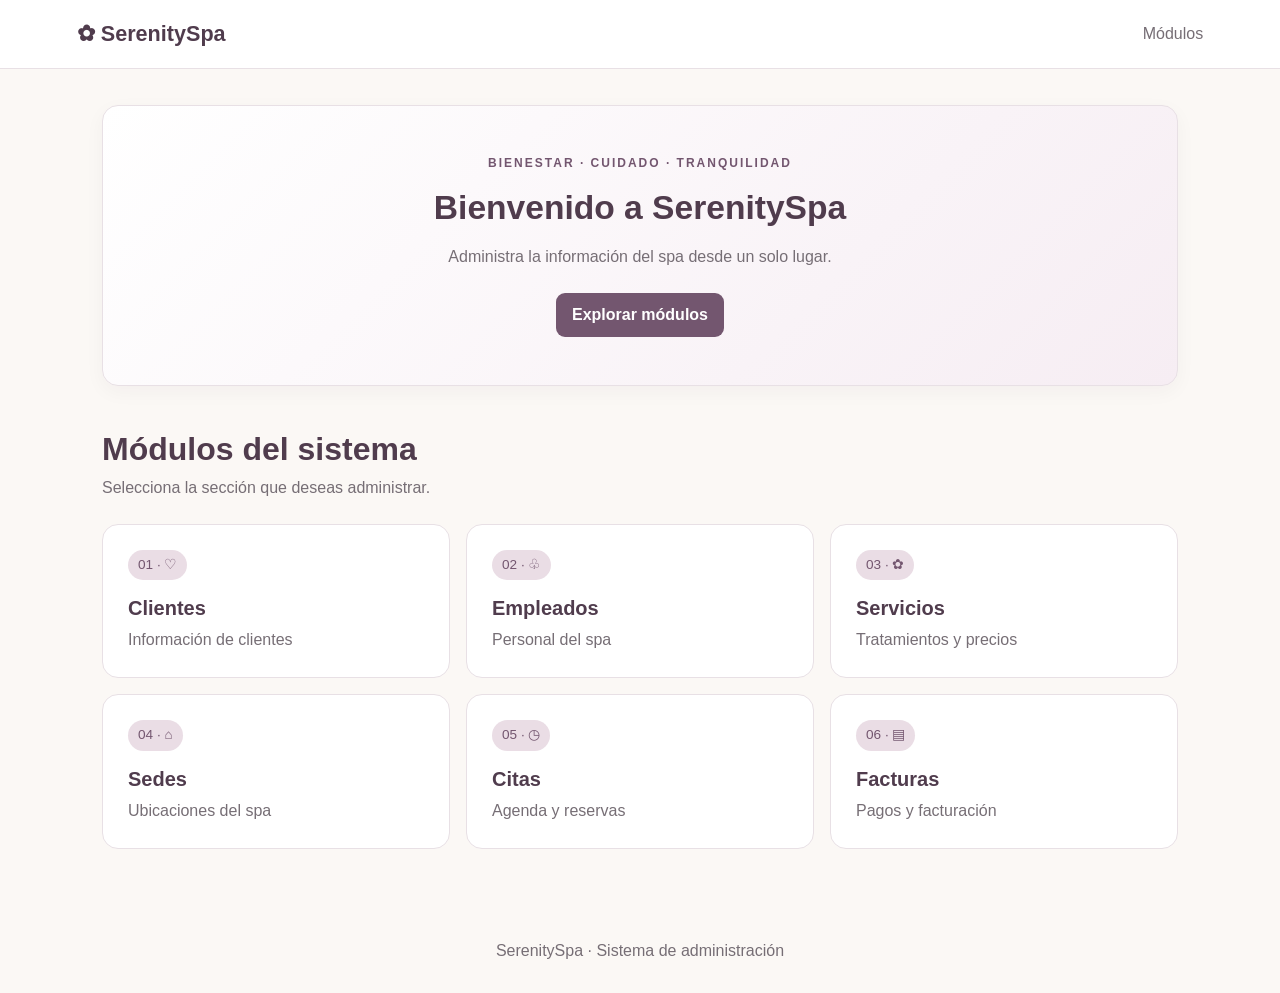
<file: index.html>
<!DOCTYPE html>
<html lang="es">

<head>
    <meta charset="UTF-8">
    <meta name="viewport" content="width=device-width, initial-scale=1.0">
    <title>SerenitySpa | Inicio</title>
    <link href="https://cdn.jsdelivr.net/npm/bootstrap@5.3.9/dist/css/bootstrap.min.css" rel="stylesheet"
        integrity="sha384-yEPZ7jP9S0QKiUQ0m3jjsO4ProIW7wvR9gXkI7JOGa2XVsw53Yke2bsdkBbjmmiX" crossorigin="anonymous">
    <link rel="stylesheet" href="css/styles.css">
    <link rel="stylesheet" href="css/components.css">
</head>

<body>
    <header class="topbar">
        <a class="brand" href="index.html">✿ SerenitySpa</a>
        <nav><a href="#modulos">Módulos</a></nav>
    </header>

    <main class="container">
        <section class="hero panel text-center py-5">
            <p class="eyebrow">Bienestar · Cuidado · Tranquilidad</p>
            <h1>Bienvenido a SerenitySpa</h1>
            <p class="intro">Administra la información del spa desde un solo lugar.</p>
            <a class="btn btn-primary" href="#modulos">Explorar módulos</a>
        </section>

        <section id="modulos" class="py-4">
            <h2 class="mb-2">Módulos del sistema</h2>
            <p class="intro">Selecciona la sección que deseas administrar.</p>
            <div class="row g-3">
                <div class="col-12 col-md-6 col-lg-4"><a class="module-card" href="pages/clientes.html"><span>01 ·
                            ♡</span>
                        <h3>Clientes</h3>
                        <p>Información de clientes</p>
                    </a></div>
                <div class="col-12 col-md-6 col-lg-4"><a class="module-card" href="pages/empleados.html"><span>02 ·
                            ♧</span>
                        <h3>Empleados</h3>
                        <p>Personal del spa</p>
                    </a></div>
                <div class="col-12 col-md-6 col-lg-4"><a class="module-card" href="pages/servicios.html"><span>03 ·
                            ✿</span>
                        <h3>Servicios</h3>
                        <p>Tratamientos y precios</p>
                    </a></div>
                <div class="col-12 col-md-6 col-lg-4"><a class="module-card" href="pages/sedes.html"><span>04 · ⌂</span>
                        <h3>Sedes</h3>
                        <p>Ubicaciones del spa</p>
                    </a></div>
                <div class="col-12 col-md-6 col-lg-4"><a class="module-card" href="pages/citas.html"><span>05 · ◷</span>
                        <h3>Citas</h3>
                        <p>Agenda y reservas</p>
                    </a></div>
                <div class="col-12 col-md-6 col-lg-4"><a class="module-card" href="pages/facturas.html"><span>06 ·
                            ▤</span>
                        <h3>Facturas</h3>
                        <p>Pagos y facturación</p>
                    </a></div>
            </div>
        </section>
    </main>
    <footer class="footer">SerenitySpa · Sistema de administración</footer>
    <script src="https://cdn.jsdelivr.net/npm/bootstrap@5.3.9/dist/js/bootstrap.bundle.min.js"
        integrity="sha384-WyOxWvTyr1QaMPfiPJSv76iReVthorl5uWlFtZPyK0IEB0hGzo9y5Bp9mYanr8Bu"
        crossorigin="anonymous"></script>
</body>

</html>
</file>
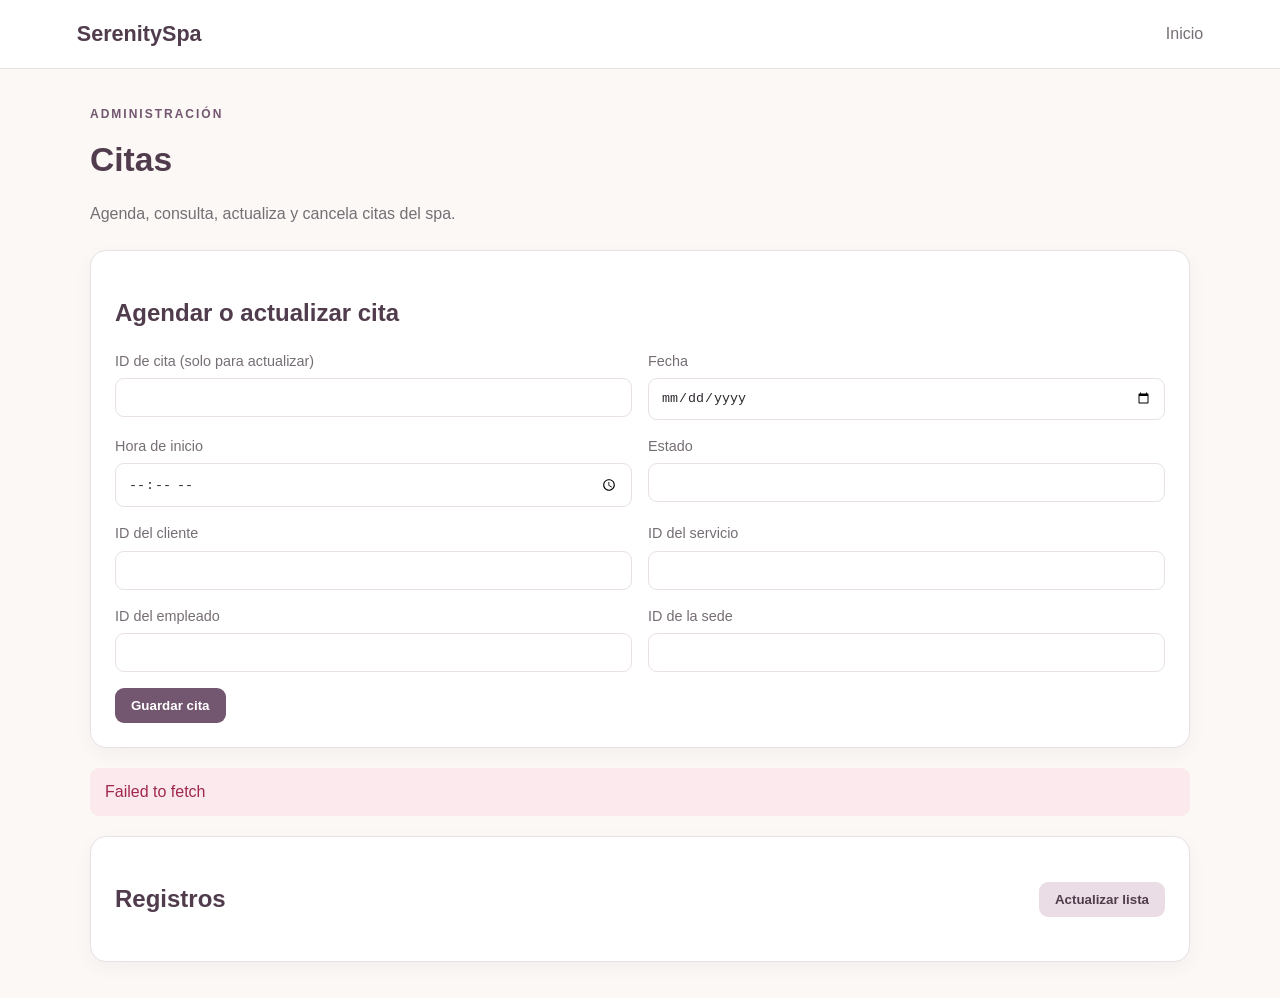
<file: pages/citas.html>
<!DOCTYPE html>
<html lang="es">
<head>
    <meta charset="UTF-8">
    <meta name="viewport" content="width=device-width, initial-scale=1.0">
    <title>Citas | SerenitySpa</title>
    <link rel="stylesheet" href="../css/styles.css">
    <link rel="stylesheet" href="../css/components.css">
</head>
<body>
<header class="topbar">
    <a class="brand" href="../index.html">SerenitySpa</a>
    <nav><a href="../index.html">Inicio</a></nav>
</header>
<main class="container">
    <p class="eyebrow">Administración</p>
    <h1>Citas</h1>
    <p class="intro">Agenda, consulta, actualiza y cancela citas del spa.</p>
    <section class="panel">
        <h2>Agendar o actualizar cita</h2>
        <form id="formCita" class="form-grid">
            <label>ID de cita (solo para actualizar)
                <input id="idCita" name="idCita" type="number">
            </label>
            <label>Fecha
                <input id="fecha" name="fecha" type="date" required>
            </label>
            <label>Hora de inicio
                <input id="horaInicio" name="horaInicio" type="time" required>
            </label>
            <label>Estado
                <input id="estado" name="estado" type="text" required>
            </label>
            <label>ID del cliente
                <input id="idCliente" name="idCliente" type="number" required>
            </label>
            <label>ID del servicio
                <input id="idServicio" name="idServicio" type="number" required>
            </label>
            <label>ID del empleado
                <input id="idEmpleado" name="idEmpleado" type="number" required>
            </label>
            <label>ID de la sede
                <input id="idSede" name="idSede" type="number" required>
            </label>
            <button class="btn btn-primary" type="submit">Guardar cita</button>
        </form>
    </section>
    <div id="mensaje" class="message" role="status"></div>
    <section class="panel">
        <div class="section-heading">
            <h2>Registros</h2>
            <button id="btnRecargar" class="btn btn-secondary" type="button">Actualizar lista</button>
        </div>
        <div class="table-wrap">
            <table>
                <thead id="tablaHead"></thead>
                <tbody id="tablaBody"></tbody>
            </table>
        </div>
    </section>
</main>
<script type="module" src="../js/citas.js"></script>
</body>
</html>
</file>
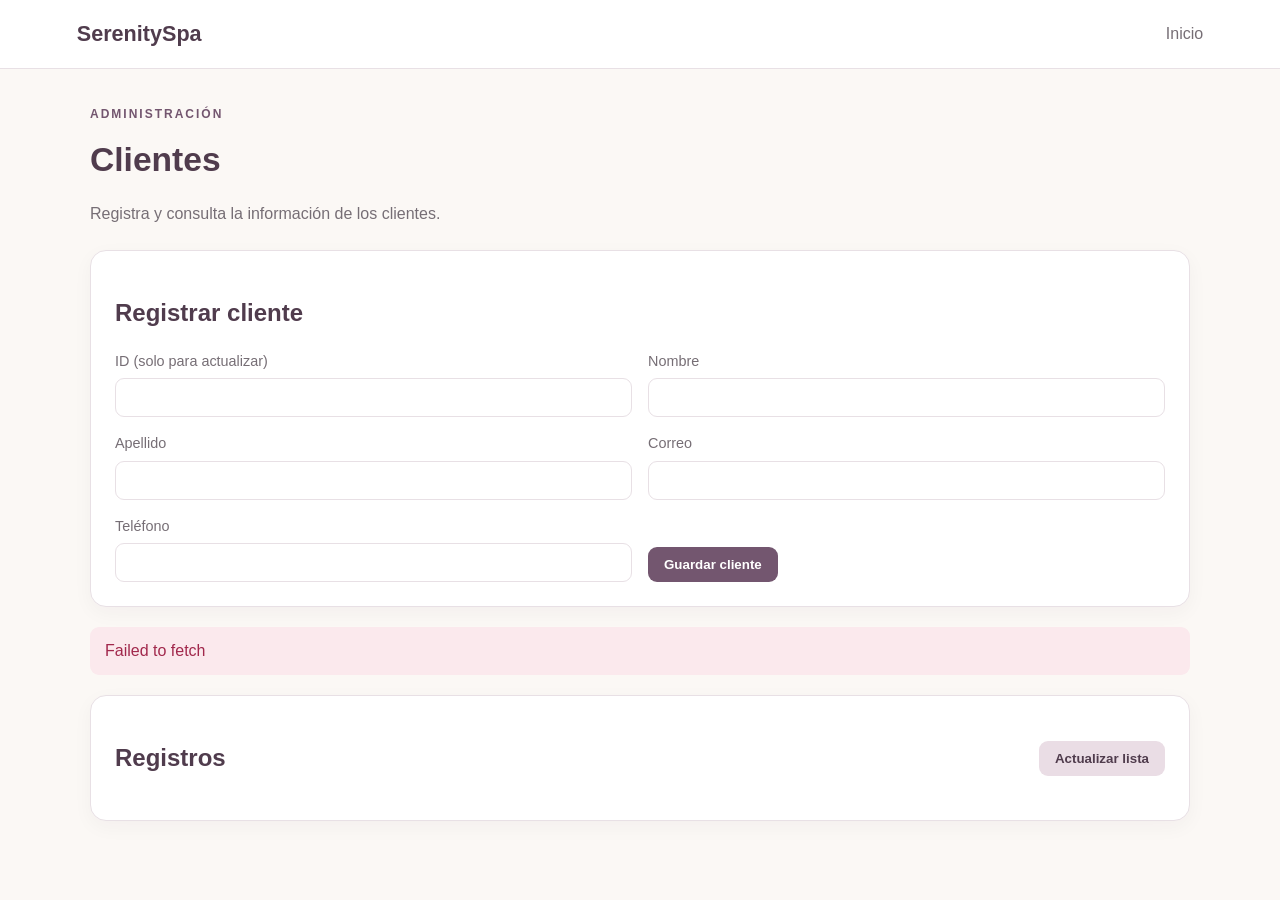
<file: pages/clientes.html>
<!DOCTYPE html>
<html lang="es">
<head>
    <meta charset="UTF-8">
    <meta name="viewport" content="width=device-width, initial-scale=1.0">
    <title>Clientes | SerenitySpa</title>
    <link rel="stylesheet" href="../css/styles.css">
    <link rel="stylesheet" href="../css/components.css">
</head>
<body>
<header class="topbar">
    <a class="brand" href="../index.html">SerenitySpa</a>
    <nav><a href="../index.html">Inicio</a></nav>
</header>

<main class="container">
    <p class="eyebrow">Administración</p>
    <h1>Clientes</h1>
    <p class="intro">Registra y consulta la información de los clientes.</p>

    <section class="panel">
        <h2>Registrar cliente</h2>
        <form id="formCliente" class="form-grid">
            <label>ID (solo para actualizar)
                <input id="idCliente" name="idCliente" type="number">
            </label>
            <label>Nombre
                <input id="nombre" name="nombre" type="text" required>
            </label>
            <label>Apellido
                <input id="apellido" name="apellido" type="text" required>
            </label>
            <label>Correo
                <input id="correo" name="correo" type="email" required>
            </label>
            <label>Teléfono
                <input id="telefono" name="telefono" type="tel">
            </label>
            <button class="btn btn-primary" type="submit">Guardar cliente</button>
        </form>
    </section>

    <div id="mensaje" class="message" role="status"></div>

    <section class="panel">
        <div class="section-heading">
            <h2>Registros</h2>
            <button id="btnRecargar" class="btn btn-secondary" type="button">Actualizar lista</button>
        </div>
        <div class="table-wrap">
            <table>
                <thead id="tablaHead"></thead>
                <tbody id="tablaBody"></tbody>
            </table>
        </div>
    </section>
</main>

<script type="module" src="../js/clientes.js"></script>
</body>
</html>
</file>
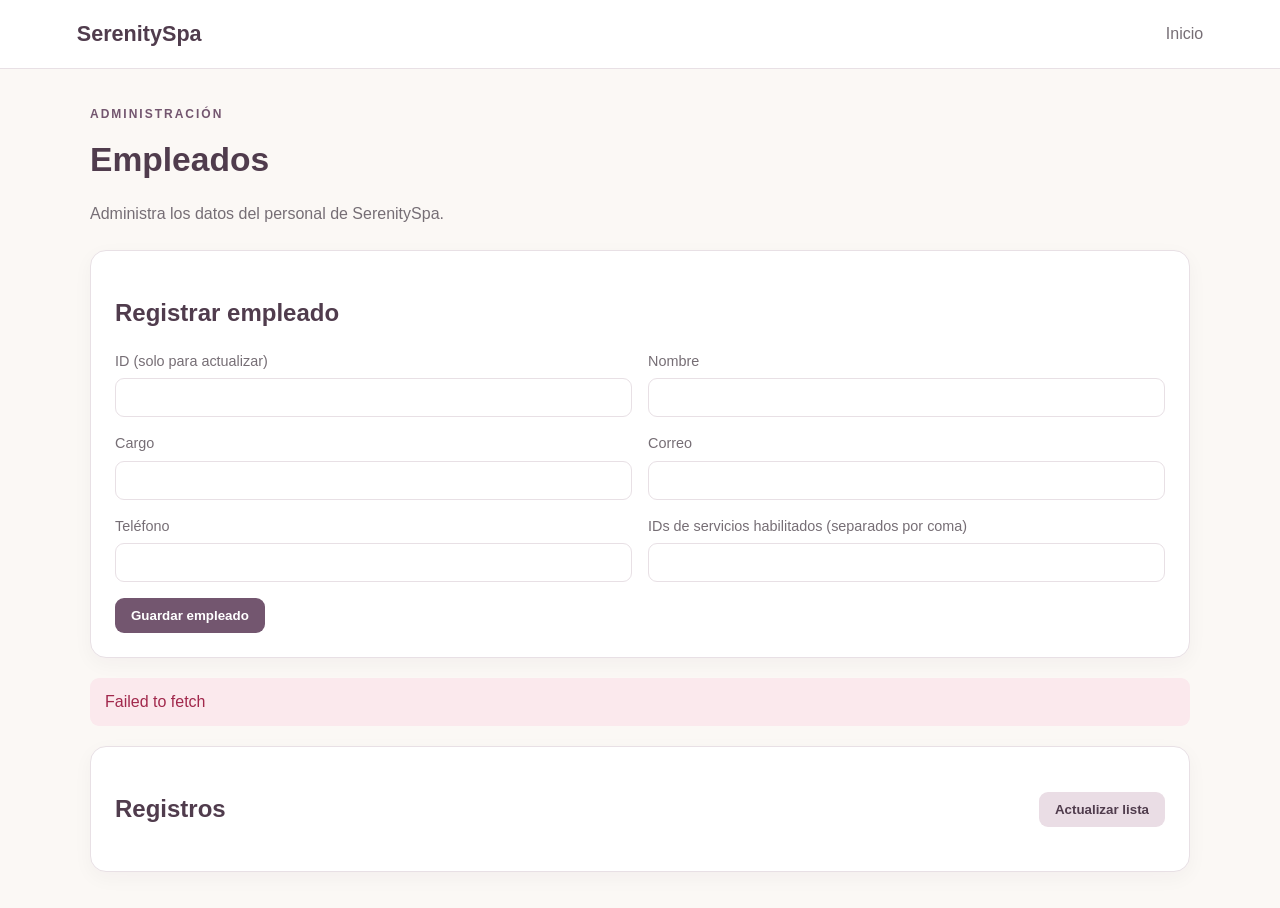
<file: pages/empleados.html>
<!DOCTYPE html>
<html lang="es">
<head>
    <meta charset="UTF-8">
    <meta name="viewport" content="width=device-width, initial-scale=1.0">
    <title>Empleados | SerenitySpa</title>
    <link rel="stylesheet" href="../css/styles.css">
    <link rel="stylesheet" href="../css/components.css">
</head>
<body>
<header class="topbar">
    <a class="brand" href="../index.html">SerenitySpa</a>
    <nav><a href="../index.html">Inicio</a></nav>
</header>

<main class="container">
    <p class="eyebrow">Administración</p>
    <h1>Empleados</h1>
    <p class="intro">Administra los datos del personal de SerenitySpa.</p>

    <section class="panel">
        <h2>Registrar empleado</h2>
        <form id="formEmpleado" class="form-grid">
            <label>ID (solo para actualizar)
                <input id="idEmpleado" name="idEmpleado" type="number">
            </label>
            <label>Nombre
                <input id="nombre" name="nombre" type="text" required>
            </label>
            <label>Cargo
                <input id="cargo" name="cargo" type="text" required>
            </label>
            <label>Correo
                <input id="correo" name="correo" type="email" required>
            </label>
            <label>Teléfono
                <input id="telefono" name="telefono" type="tel">
            </label>
            <label>IDs de servicios habilitados (separados por coma)
                <input id="servicios" name="servicios" type="text">
            </label>
            <button class="btn btn-primary" type="submit">Guardar empleado</button>
        </form>
    </section>

    <div id="mensaje" class="message" role="status"></div>

    <section class="panel">
        <div class="section-heading">
            <h2>Registros</h2>
            <button id="btnRecargar" class="btn btn-secondary" type="button">Actualizar lista</button>
        </div>
        <div class="table-wrap">
            <table>
                <thead id="tablaHead"></thead>
                <tbody id="tablaBody"></tbody>
            </table>
        </div>
    </section>
</main>

<script type="module" src="../js/empleados.js"></script>
</body>
</html>
</file>
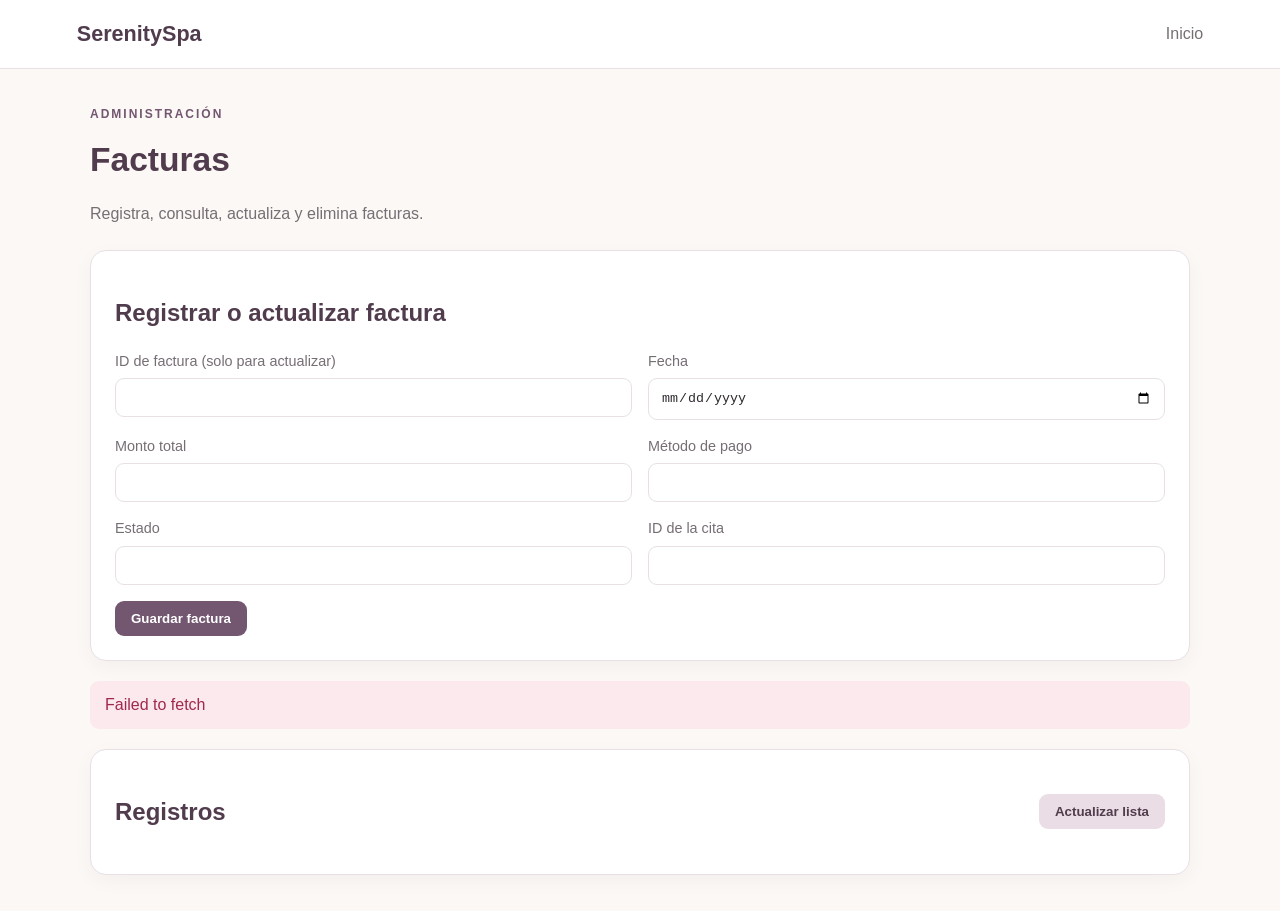
<file: pages/facturas.html>
<!DOCTYPE html>
<html lang="es">
<head>
    <meta charset="UTF-8">
    <meta name="viewport" content="width=device-width, initial-scale=1.0">
    <title>Facturas | SerenitySpa</title>
    <link rel="stylesheet" href="../css/styles.css">
    <link rel="stylesheet" href="../css/components.css">
</head>
<body>
<header class="topbar">
    <a class="brand" href="../index.html">SerenitySpa</a>
    <nav><a href="../index.html">Inicio</a></nav>
</header>
<main class="container">
    <p class="eyebrow">Administración</p>
    <h1>Facturas</h1>
    <p class="intro">Registra, consulta, actualiza y elimina facturas.</p>
    <section class="panel">
        <h2>Registrar o actualizar factura</h2>
        <form id="formFactura" class="form-grid">
            <label>ID de factura (solo para actualizar)
                <input id="idFactura" name="idFactura" type="number">
            </label>
            <label>Fecha
                <input id="fecha" name="fecha" type="date" required>
            </label>
            <label>Monto total
                <input id="montoTotal" name="montoTotal" type="number" step="0.01" required>
            </label>
            <label>Método de pago
                <input id="metodoPago" name="metodoPago" type="text" required>
            </label>
            <label>Estado
                <input id="estado" name="estado" type="text" required>
            </label>
            <label>ID de la cita
                <input id="idCita" name="idCita" type="number" required>
            </label>
            <button class="btn btn-primary" type="submit">Guardar factura</button>
        </form>
    </section>
    <div id="mensaje" class="message" role="status"></div>
    <section class="panel">
        <div class="section-heading">
            <h2>Registros</h2>
            <button id="btnRecargar" class="btn btn-secondary" type="button">Actualizar lista</button>
        </div>
        <div class="table-wrap">
            <table>
                <thead id="tablaHead"></thead>
                <tbody id="tablaBody"></tbody>
            </table>
        </div>
    </section>
</main>
<script type="module" src="../js/facturas.js"></script>
</body>
</html>
</file>
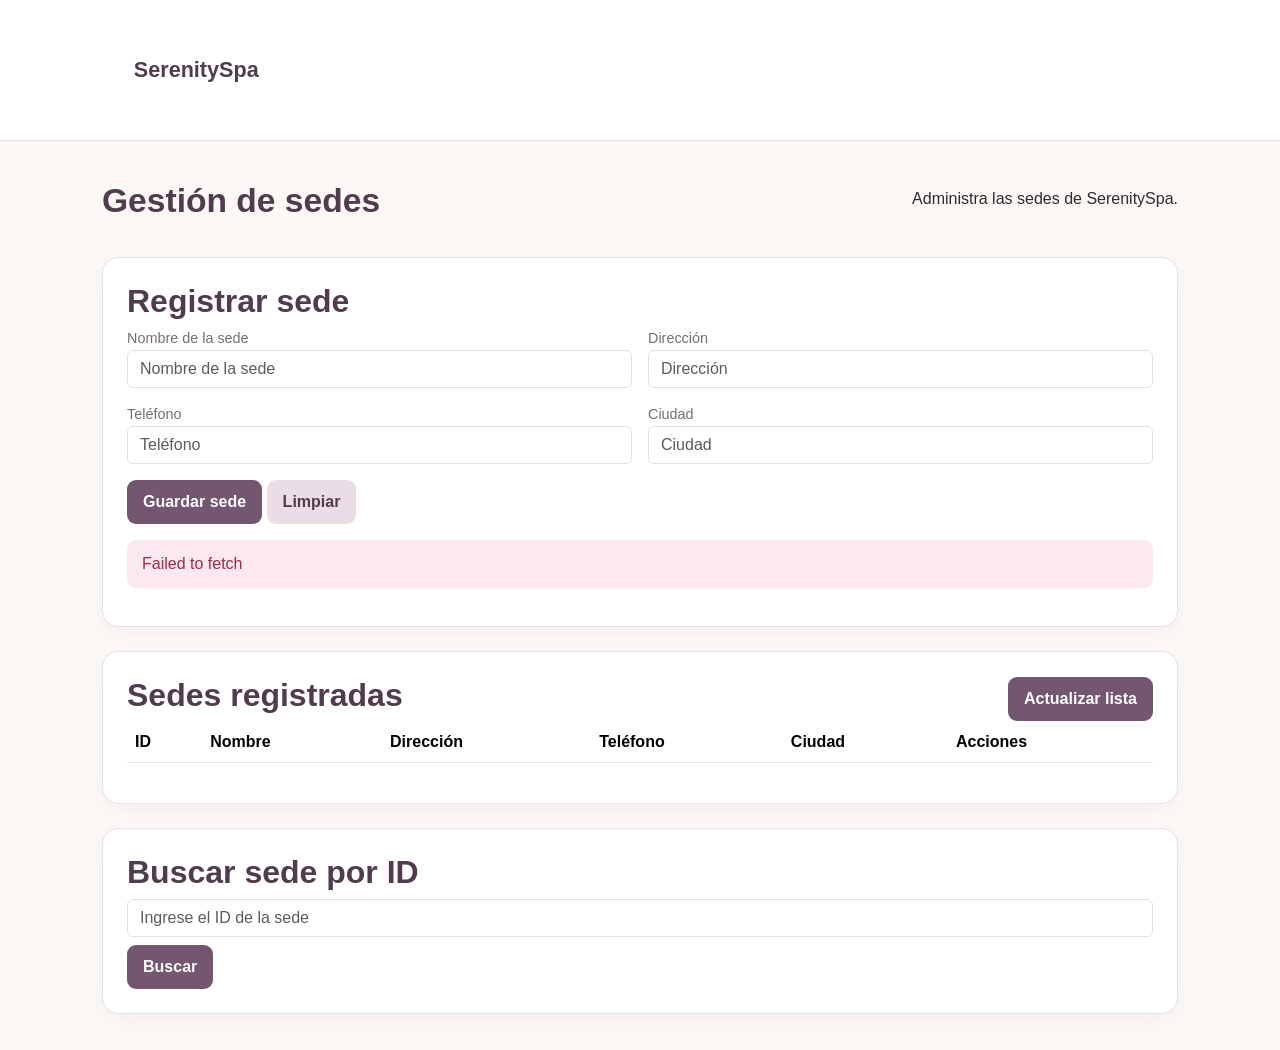
<file: pages/sedes.html>
<!DOCTYPE html>
<html lang="es">
<head>
    <meta charset="UTF-8">
    <meta name="viewport" content="width=device-width, initial-scale=1.0">
    <title>Gestión de Sedes | SerenitySpa</title>

    <link href="https://cdn.jsdelivr.net/npm/bootstrap@5.3.9/dist/css/bootstrap.min.css" rel="stylesheet">
    <link rel="stylesheet" href="../css/styles.css">
    <link rel="stylesheet" href="../css/components.css">
</head>

<body>

    <header class="topbar">
        <div class="container">
            <a href="../index.html" class="brand">SerenitySpa</a>
        </div>
    </header>

    <main class="container">

        <section class="section-heading">
            <h1>Gestión de sedes</h1>
            <p>Administra las sedes de SerenitySpa.</p>
        </section>

        <!-- Formulario -->
        <section class="panel">
            <h2>Registrar sede</h2>

            <form id="formSede">

                <div class="form-grid">

                    <div>
                        <label for="nombre">Nombre de la sede</label>
                        <input type="text" id="nombre" class="form-control"
                               placeholder="Nombre de la sede" required>
                    </div>

                    <div>
                        <label for="direccion">Dirección</label>
                        <input type="text" id="direccion" class="form-control"
                               placeholder="Dirección" required>
                    </div>

                    <div>
                        <label for="telefono">Teléfono</label>
                        <input type="text" id="telefono" class="form-control"
                               placeholder="Teléfono" required>
                    </div>

                    <div>
                        <label for="ciudad">Ciudad</label>
                        <input type="text" id="ciudad" class="form-control"
                               placeholder="Ciudad" required>
                    </div>

                </div>

                <div class="mt-3">
                    <button type="submit" id="btnGuardar" class="btn btn-primary">
                        Guardar sede
                    </button>

                    <button type="button" id="btnCancelar" class="btn btn-secondary">
                        Limpiar
                    </button>
                </div>

            </form>

            <div id="mensaje" class="message mt-3"></div>
        </section>

        <!-- Tabla de sedes -->
        <section class="panel mt-4">

            <div class="section-heading">
                <h2>Sedes registradas</h2>
                <button id="btnListar" class="btn btn-primary">
                    Actualizar lista
                </button>
            </div>

            <div class="table-wrap">
                <table class="table">
                    <thead>
                        <tr>
                            <th>ID</th>
                            <th>Nombre</th>
                            <th>Dirección</th>
                            <th>Teléfono</th>
                            <th>Ciudad</th>
                            <th>Acciones</th>
                        </tr>
                    </thead>

                    <tbody id="tablaSedes">
                    </tbody>
                </table>
            </div>

        </section>

        <!-- Buscar sede -->
        <section class="panel mt-4">

            <h2>Buscar sede por ID</h2>

            <div class="d-flex gap-2 flex-wrap">
                <input type="number" id="buscarId" class="form-control"
                       placeholder="Ingrese el ID de la sede" min="1">

                <button id="btnBuscar" class="btn btn-primary">
                    Buscar
                </button>
            </div>

        </section>

    </main>

    <script src="../js/sedes.js"></script>

</body>
</html>
</file>
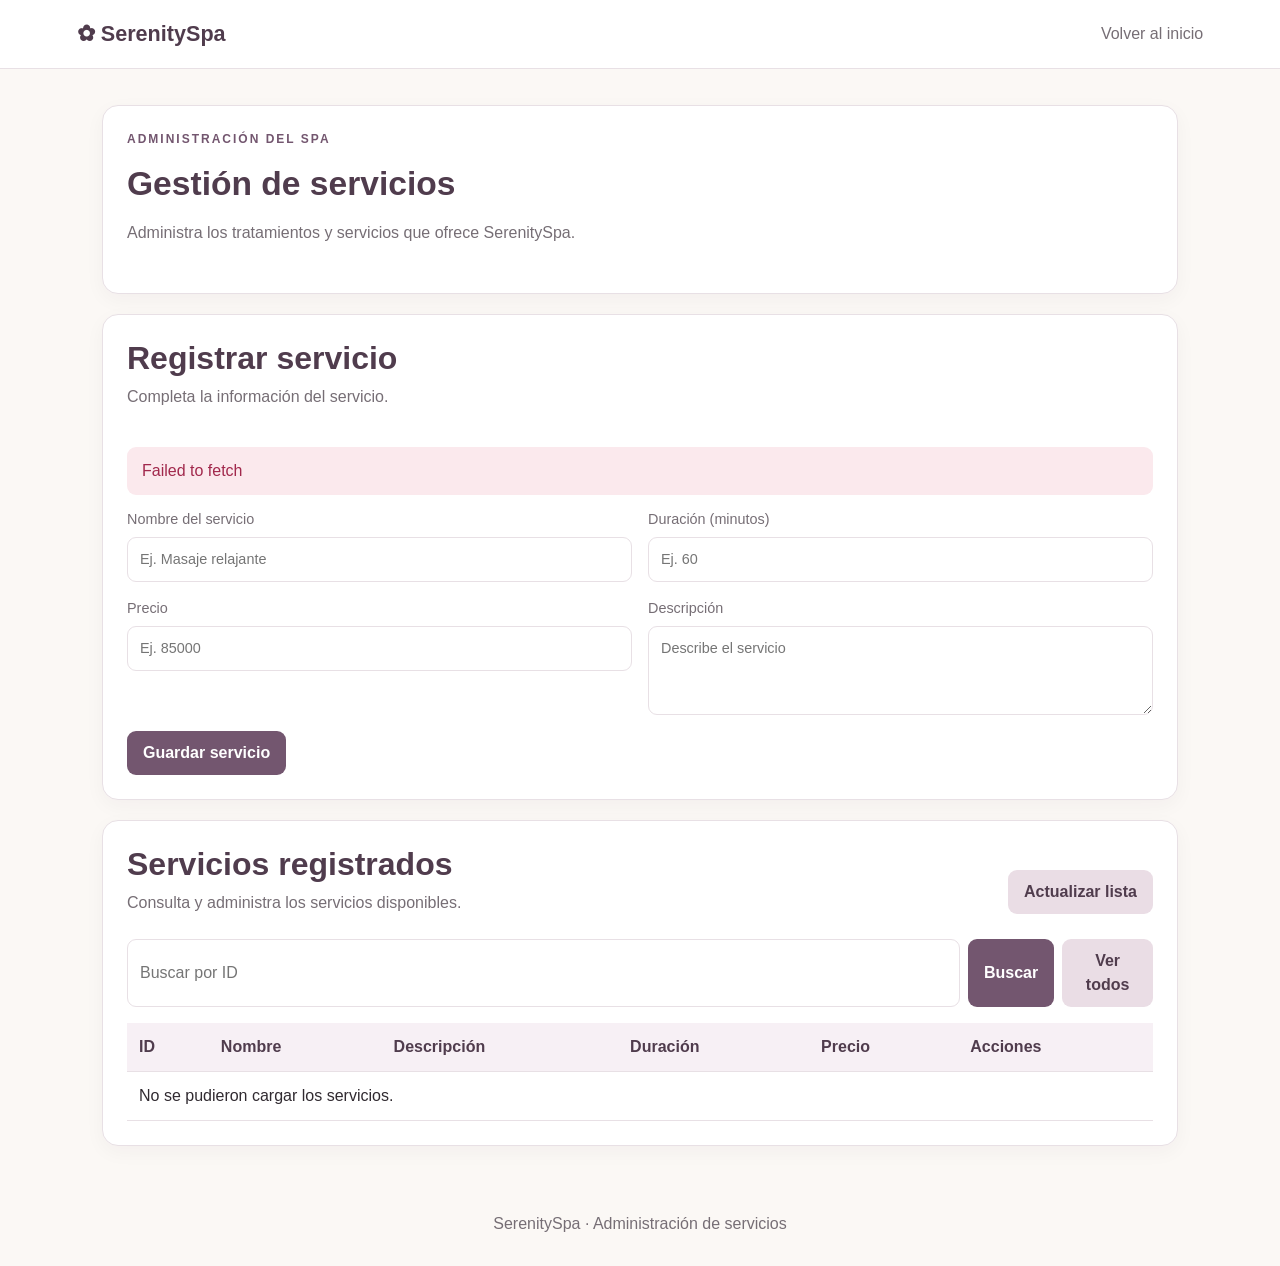
<file: pages/servicios.html>
<!DOCTYPE html>
<html lang="es">

<head>
    <meta charset="UTF-8">
    <meta name="viewport" content="width=device-width, initial-scale=1.0">
    <title>SerenitySpa | Servicios</title>

    <link href="https://cdn.jsdelivr.net/npm/bootstrap@5.3.9/dist/css/bootstrap.min.css"
        rel="stylesheet">

    <link rel="stylesheet" href="../css/styles.css">
    <link rel="stylesheet" href="../css/components.css">
</head>

<body>

    <header class="topbar">
        <a class="brand" href="../index.html">✿ SerenitySpa</a>
        <nav>
            <a href="../index.html">Volver al inicio</a>
        </nav>
    </header>

    <main class="container">

        <section class="panel">
            <p class="eyebrow">Administración del spa</p>
            <h1>Gestión de servicios</h1>
            <p class="intro">
                Administra los tratamientos y servicios que ofrece SerenitySpa.
            </p>
        </section>

        <section class="panel">

            <div class="section-heading">
                <div>
                    <h2 id="tituloFormulario">Registrar servicio</h2>
                    <p class="intro">Completa la información del servicio.</p>
                </div>
            </div>

            <div id="mensaje" class="message" role="alert"></div>

            <form id="formServicio" class="form-grid">

                <label>
                    Nombre del servicio
                    <input type="text" id="nombre" required
                        placeholder="Ej. Masaje relajante">
                </label>

                <label>
                    Duración (minutos)
                    <input type="number" id="duracion" min="1" required
                        placeholder="Ej. 60">
                </label>

                <label>
                    Precio
                    <input type="number" id="precio" min="0.01"
                        step="0.01" required placeholder="Ej. 85000">
                </label>

                <label>
                    Descripción
                    <textarea id="descripcion" rows="3" required
                        placeholder="Describe el servicio"></textarea>
                </label>

                <div>
                    <button type="submit" class="btn btn-primary" id="btnGuardar">
                        Guardar servicio
                    </button>

                    <button type="button" class="btn btn-secondary"
                        id="btnCancelar" hidden>
                        Cancelar edición
                    </button>
                </div>

            </form>

        </section>

        <section class="panel">

            <div class="section-heading">
                <div>
                    <h2>Servicios registrados</h2>
                    <p class="intro">
                        Consulta y administra los servicios disponibles.
                    </p>
                </div>

                <button class="btn btn-secondary" id="btnActualizar">
                    Actualizar lista
                </button>
            </div>

            <div class="d-flex gap-2 mb-3">
                <input type="number" id="buscarId"
                    placeholder="Buscar por ID">
                <button class="btn btn-primary" id="btnBuscar">
                    Buscar
                </button>
                <button class="btn btn-secondary" id="btnListar">
                    Ver todos
                </button>
            </div>

            <div class="table-wrap">
                <table>
                    <thead>
                        <tr>
                            <th>ID</th>
                            <th>Nombre</th>
                            <th>Descripción</th>
                            <th>Duración</th>
                            <th>Precio</th>
                            <th>Acciones</th>
                        </tr>
                    </thead>

                    <tbody id="tablaServicios">
                        <tr>
                            <td colspan="6">Cargando servicios...</td>
                        </tr>
                    </tbody>
                </table>
            </div>

        </section>

    </main>

    <footer class="footer">
        SerenitySpa · Administración de servicios
    </footer>

    <script src="../js/servicios.js"></script>

</body>
</html>
</file>
<file: css/styles.css>
:root {
    --plum: #73566f;
    --plum-dark: #503c4d;
    --rose: #eadde5;
    --cream: #fbf8f5;
    --ink: #302a30;
    --muted: #766e75;
    --white: #ffffff;
    --border: #e8e0e5;
}

* {
    box-sizing: border-box;
}

html {
    scroll-behavior: smooth;
}

body {
    margin: 0;
    background: var(--cream);
    color: var(--ink);
    font-family: Arial, sans-serif;
    line-height: 1.5;
}

a {
    color: inherit;
    text-decoration: none;
}

.topbar {
    display: flex;
    justify-content: space-between;
    align-items: center;
    padding: 18px 6%;
    background: var(--white);
    border-bottom: 1px solid var(--border);
}

.brand {
    color: var(--plum-dark);
    font-size: 1.35rem;
    font-weight: 700;
}

.topbar nav {
    display: flex;
    gap: 18px;
}

.topbar nav a {
    color: var(--muted);
}

.topbar a:hover {
    color: var(--plum);
}

.container {
    width: min(1100px, 92%);
    max-width: 1100px;
    margin: 36px auto;
}

.eyebrow {
    text-transform: uppercase;
    letter-spacing: 2px;
    color: var(--plum);
    font-size: .75rem;
    font-weight: bold;
}

h1 {
    color: var(--plum-dark);
    font-size: 2.1rem;
    margin: .2rem 0 1rem;
    font-weight: 700;
}

h2 {
    color: var(--plum-dark);
    font-weight: 700;
}

h3 {
    color: var(--plum-dark);
}

.intro {
    color: var(--muted);
    margin-bottom: 24px;
}

.panel {
    background: var(--white);
    padding: 24px;
    border: 1px solid var(--border);
    border-radius: 16px;
    margin: 20px 0;
    box-shadow: 0 6px 20px rgba(50, 35, 48, .04);
}

.section-heading {
    display: flex;
    justify-content: space-between;
    align-items: center;
    gap: 12px;
}

.btn {
    border: 0;
    border-radius: 9px;
    padding: 10px 16px;
    cursor: pointer;
    font-weight: 600;
    display: inline-block;
}

.btn-primary {
    --bs-btn-bg: var(--plum);
    --bs-btn-border-color: var(--plum);
    --bs-btn-hover-bg: var(--plum-dark);
    --bs-btn-hover-border-color: var(--plum-dark);
    background: var(--plum);
    color: white;
}

.btn-secondary {
    --bs-btn-bg: var(--rose);
    --bs-btn-border-color: var(--rose);
    --bs-btn-color: var(--plum-dark);
    background: var(--rose);
    color: var(--plum-dark);
}

.btn-small {
    background: #f1e8ee;
    color: var(--plum-dark);
    padding: 7px 10px;
}

.btn:hover {
    filter: brightness(.96);
}

.hero {
    background: linear-gradient(135deg, #fff, #f6edf3);
    padding: 50px 24px;
}

.module-card {
    display: block;
    height: 100%;
    background: white;
    border: 1px solid var(--border);
    border-radius: 16px;
    padding: 25px;
    transition: transform .15s, box-shadow .15s;
}

.module-card:hover {
    transform: translateY(-3px);
    box-shadow: 0 8px 22px rgba(80, 60, 77, .1);
}

.module-card span {
    display: inline-block;
    color: var(--plum);
    background: var(--rose);
    padding: 5px 10px;
    border-radius: 20px;
    font-size: .85rem;
    margin-bottom: 16px;
}

.module-card h3 {
    font-size: 1.25rem;
    font-weight: 700;
}

.module-card p {
    color: var(--muted);
    margin-bottom: 0;
}

.footer {
    text-align: center;
    color: var(--muted);
    padding: 30px 12px;
}

@media (max-width: 650px) {
    .topbar {
        padding: 14px 4%;
    }

    .container {
        margin: 22px auto;
    }

    h1 {
        font-size: 1.7rem;
    }

    .panel {
        padding: 16px;
    }

    .section-heading {
        align-items: flex-start;
        flex-direction: column;
    }
}
</file>
<file: css/components.css>
.form-grid {
    display: grid;
    grid-template-columns: repeat(2, minmax(0, 1fr));
    gap: 16px;
}

.form-grid label {
    display: flex;
    flex-direction: column;
    gap: 6px;
    color: var(--muted);
    font-size: .9rem;
}

input,
select,
textarea {
    width: 100%;
    padding: 11px 12px;
    border: 1px solid var(--border);
    border-radius: 9px;
    background: white;
    color: var(--ink);
}

input:focus,
select:focus,
textarea:focus {
    outline: 2px solid var(--rose);
    border-color: var(--plum);
}

.form-grid button {
    justify-self: start;
    align-self: end;
}

.table-wrap {
    width: 100%;
    overflow-x: auto;
}

table {
    width: 100%;
    border-collapse: collapse;
    background: white;
}

th,
td {
    padding: 12px;
    text-align: left;
    border-bottom: 1px solid var(--border);
}

th {
    background: #f7f0f5;
    color: var(--plum-dark);
}

.message {
    margin: 14px 0;
    border-radius: 9px;
}

.message:not(:empty) {
    padding: 12px 15px;
    background: #edf7f0;
    color: #25633b;
}

.message.error:not(:empty) {
    background: #fbe9ed;
    color: #a1284c;
}

@media (max-width: 650px) {
    .form-grid {
        grid-template-columns: 1fr;
    }

    th,
    td {
        padding: 9px;
        font-size: .9rem;
    }
}
</file>
